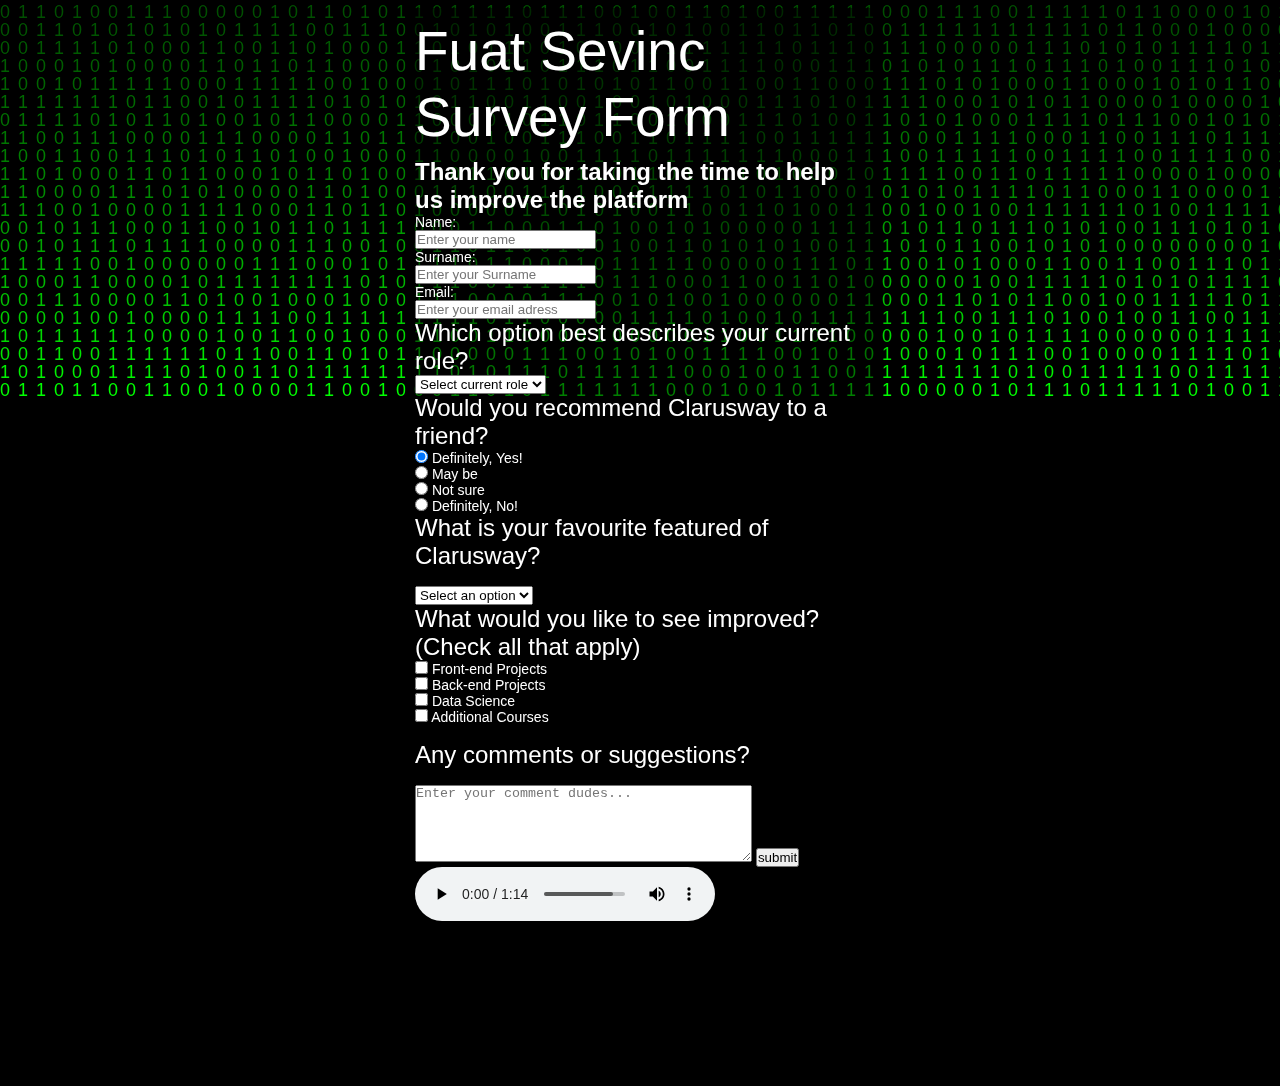
<file: cw-survey-form/index.html>
<!DOCTYPE html>
<html lang="en">
<head>
    <meta charset="UTF-8">
    <meta http-equiv="X-UA-Compatible" content="IE=edge">
    <meta name="viewport" content="width=device-width, initial-scale=1.0">
    <title>Clarusway</title>
    <link rel="stylesheet" href="style.css">  
</head>

<body>
    <div id="container">
    <header>
        <h1>Fuat Sevinc Survey Form</h1>
        <h2>Thank you for taking the time to help us improve the platform</h2>
    </header>
    <form id="survery-form">
        <div class="form-group">
        <label for="neme">Name:</label>
        <br>
        <input type="text" id="name" placeholder="Enter your name">
        <br>
        <label for="surname">Surname:</label>
        <br>
        <input type="text" id="surname" placeholder="Enter your Surname">
        <br>
        <label for="email">Email:</label>
        <br>
        <input type="email" id="email" placeholder="Enter your email adress">
        <br>
        <p>Which option best describes your current role?</p>
        <select name="dropdown" id="selection">
            <option disabled selected value>Select current role</option>
            <option value="school">Student</option>
            <option value="school">Teacher</option>
            <option value="job">Full Time Job</option>
            <option value="job">Part Time Job</option>
            <option value="learner">Full Time Learner</option>
            <option value="preferno">Prefer not to say</option>
        </select>
        <br>
        <p>Would you recommend Clarusway to a friend?</p>
        <input type="radio" name="recommend" id="input-radio" checked>
        <label for="input-radio">Definitely, Yes!</label>
        <br>
        <input type="radio" name="recommend" id="input-radio" >
        <label for="input-radio">May be</label>
        <br>
        <input type="radio" name="recommend" id="input-radio" >
        <label for="input-radio">Not sure</label>
        <br>
        <input type="radio" name="recommend" id="input-radio" >
        <label for="input-radio">Definitely, No!</label>
        <br>
        <p>What is your favourite featured of Clarusway?</p>
        <br>
        <select name="favoruite" id="favourite">
            <option disabled selected value>Select an option</option>
            <option value="courses">Courses</option>
            <option value="projects">Projects</option>
            <option value="community">Community</option>
            <option value="mentors">Mentors</option>
        </select>
        <p>What would you like to see improved? (Check all that apply)</p>
        <input type="checkbox" name="prefer" id="improvement">
        <label for="improvement">Front-end Projects</label>
        <br>
        <input type="checkbox" name="prefer" id="improvement">
        <label for="improvment">Back-end Projects</label>
        <br>
        <input type="checkbox" name="prefer" id="improvement">
        <label for="improvment">Data Science</label>
        <br>
        <input type="checkbox" name="prefer" id="improvement">
        <label for="improvment">Additional Courses</label>
        <br><br>
        <p>Any comments or suggestions?</p>
        <br>
        <textarea name="suggestions" id="comment" cols="40" rows="5" placeholder="Enter your comment dudes..."></textarea>
        <input type="button" value="submit">
    </div>
    </form>
    <canvas id="c"></canvas> 
    <script> 
        var c = document.getElementById("c"); 
        var ctx = c.getContext("2d"); 
         
        //making the canvas full screen 
        c.height = window.innerHeight; 
        c.width = window.innerWidth; 
         
        //chinese characters - taken from the unicode charset 
        var chinese = "101010111001010111110101010100100101010111100001001010"; 
        //converting the string into an array of single characters 
        chinese = chinese.split(""); 
         
        var font_size = 18; 
        var columns = c.width/font_size; //number of columns for the rain 
        //an array of drops - one per column 
        var drops = []; 
        //x below is the x coordinate 
        //1 = y co-ordinate of the drop(same for every drop initially) 
        for(var x = 0; x < columns; x++) 
            drops[x] = 1;  
         
        //drawing the characters 
        function draw() 
        { 
            //Black BG for the canvas 
            //translucent BG to show trail 
            ctx.fillStyle = "rgba(0, 0, 0, 0.05)"; 
            ctx.fillRect(0, 0, c.width, c.height); 
             
            ctx.fillStyle = "#0F0"; //green text 
            ctx.font = font_size + "px arial"; 
            //looping over drops 
            for(var i = 0; i < drops.length; i++) 
            { 
                //a random chinese character to print 
                var text = chinese[Math.floor(Math.random()*chinese.length)]; 
                //x = i*font_size, y = value of drops[i]*font_size 
                ctx.fillText(text, i*font_size, drops[i]*font_size); 
                 
                //sending the drop back to the top randomly after it has crossed the screen 
                //adding a randomness to the reset to make the drops scattered on the Y axis 
                if(drops[i]*font_size > c.height && Math.random() > 0.975) 
                    drops[i] = 0; 
                 
                //incrementing Y coordinate 
                drops[i]++; 
            } 
        } 
         
        setInterval(draw, 33); 
        </script>
      <audio src="deneme.mp3" controls autoplay></audio>
        </audio>
    <br><br><br><br><br><br><br><br><br><br>
    </div>
</body>
</html>
</file>
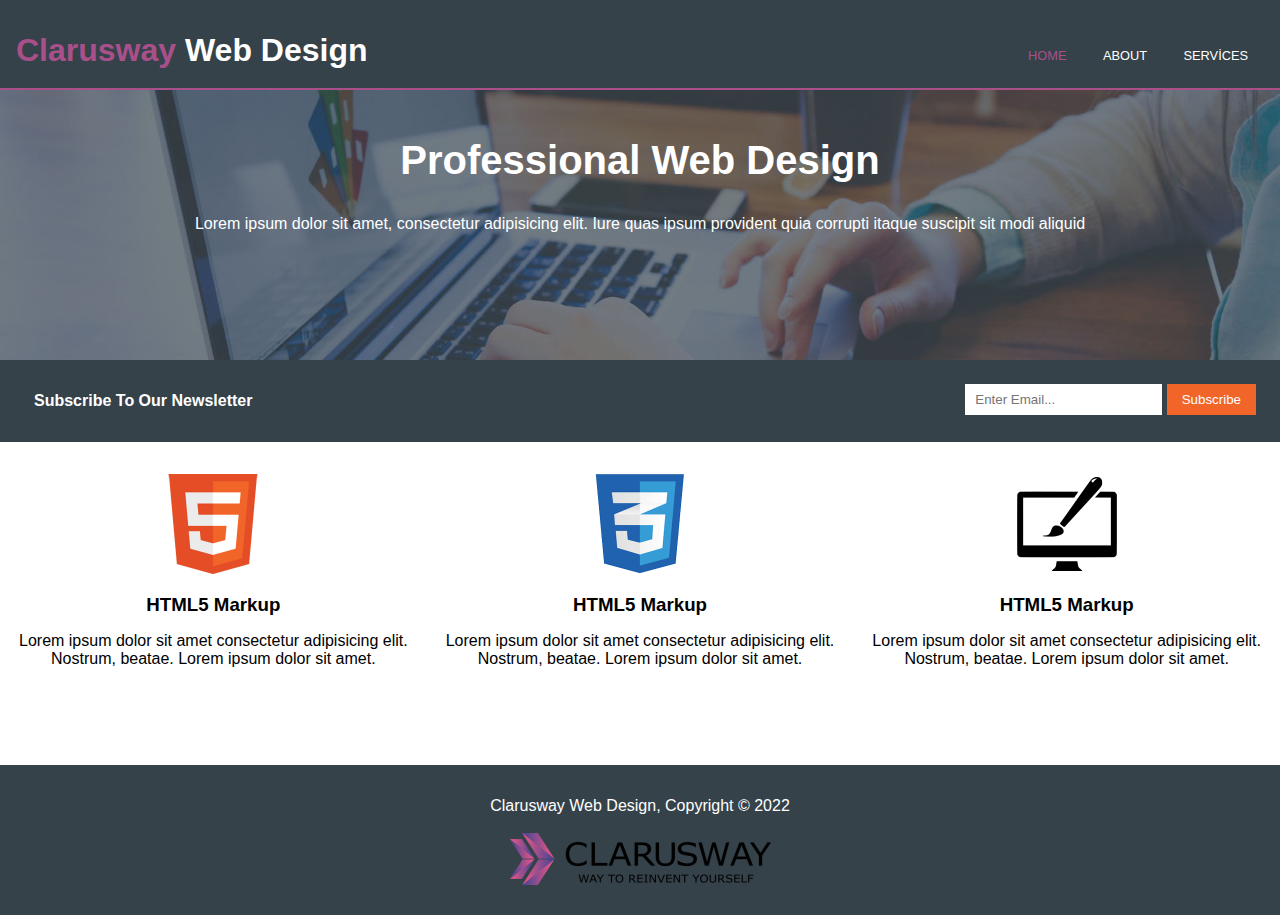
<file: cw-website-template/index.html>
<!DOCTYPE html>
<html lang="en">
  <head>
    <meta charset="UTF-8" />
    <meta http-equiv="X-UA-Compatible" content="IE=edge" />
    <meta name="viewport" content="width=device-width, initial-scale=1.0" />
    <title>Clarusway Web Template</title>
    <link rel="stylesheet" href="style.css" />
  </head>
  <body>
    <header  class="dark">
      <h1><span class="purple">Clarusway </span> Web Design</h1>
      <nav>
        <a href="./index.html" class="nav__links purple">HOME</a>
        <a href="./about.html" class="nav__links">ABOUT</a>
        <a href="./services.html" class="nav__links">SERVİCES</a>
      </nav>
    </header>
    <main>
      <section class="section-top">
        <h2>Professional Web Design</h2>
        <p class="section-top__p">
          Lorem ipsum dolor sit amet, consectetur adipisicing elit. Iure quas
          ipsum provident quia corrupti itaque suscipit sit modi aliquid
          
        </p>
      </section>
      <section class="section-subscribe dark">
        <span>Subscribe To Our Newsletter</span>
        <form action="">
          <input type="email" name="" id="" placeholder="Enter Email..." />
          <button type="submit">Subscribe</button>
        </form>
      </section>
      <section class="section-bottom">
        <div class="section-bottom__works"><img src="./assets/logo_html.png" alt=""><br>
        <h3>HTML5 Markup</h3>
        <p>Lorem ipsum dolor sit amet consectetur adipisicing elit. Nostrum, beatae. Lorem ipsum dolor sit amet.</p>
        </div>
        <div class="section-bottom__works"><img src="./assets/logo_css.png" alt=""><br>
            <h3>HTML5 Markup</h3>
            <p>Lorem ipsum dolor sit amet consectetur adipisicing elit. Nostrum, beatae. Lorem ipsum dolor sit amet.</p>
        </div>
        <div class="section-bottom__works"><img src="./assets/logo_brush.png" alt=""><br>
            <h3>HTML5 Markup</h3>
            <p>Lorem ipsum dolor sit amet consectetur adipisicing elit. Nostrum, beatae. Lorem ipsum dolor sit amet.</p>
        </div>
      </section>
    </main>
    <footer class="dark">
        <p>Clarusway Web Design, Copyright © 2022</p>
        <br>
        <img src="./assets/clarusway_logo.png" alt="">
    </footer>
  </body>
</html>
</file>
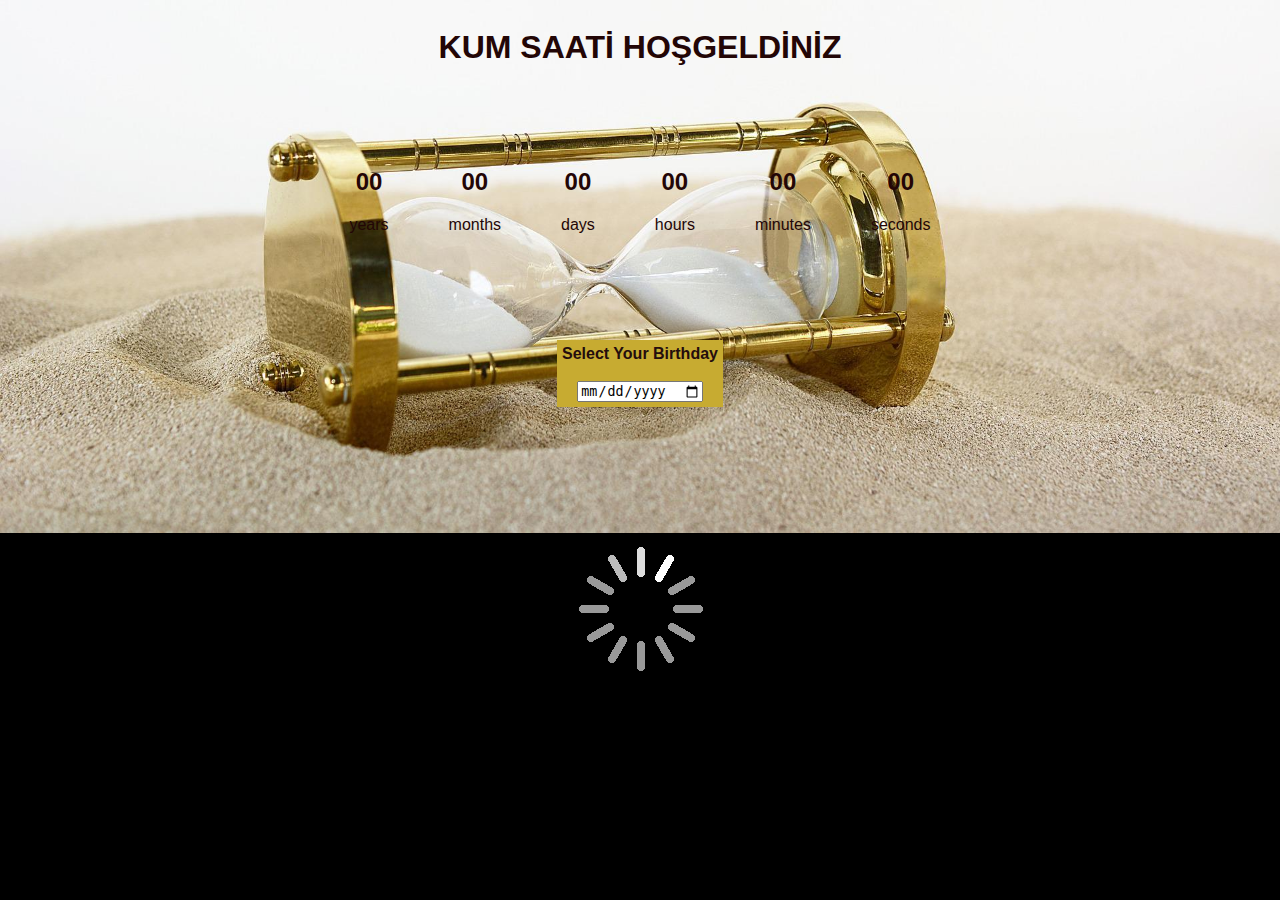
<file: falci-age-calculator/index.html>
<!DOCTYPE html>
<html lang="en">
<head>
    <meta charset="UTF-8">
    <meta http-equiv="X-UA-Compatible" content="IE=edge">
    <meta name="viewport" content="width=device-width, initial-scale=1.0">
    <title>Funny Age Calculator</title>
    <link rel="stylesheet" href="./style.css">
</head>
<body>
    <header class="header">
        <h1>KUM SAATİ HOŞGELDİNİZ</h1>
    </header>
    <div class="container-age" id="container-age">
        <div class="year" id="year">
            <h2>00</h2>
            <p>years</p>
        </div>
        <div class="month" id="month">
            <h2>00</h2>
            <p>months</p>
        </div>
        <div class="day" id="day">
            <h2>00</h2>
            <p>days</p>
        </div>
        <div class="hour" id="hour">
            <h2>00</h2>
            <p>hours</p>
        </div>
        <div class="minute" id="minute">
            <h2>00</h2>
            <p>minutes</p>
        </div>
        <div class="second" id="second">
            <h2>00</h2>
            <p>seconds</p>
        </div>
    </div>
    <div class="container-date" id="container-date">
        <label for="">Select Your Birthday</label><br><br>
        <input type="date" name="date" id="date">
    </div>
    <div id="sonuc"></div>
    <div class="loading"><img id="image" src="./spinner.gif" alt="" /></div>
    <script src="./App.js"></script>

</body>
</html>
</file>
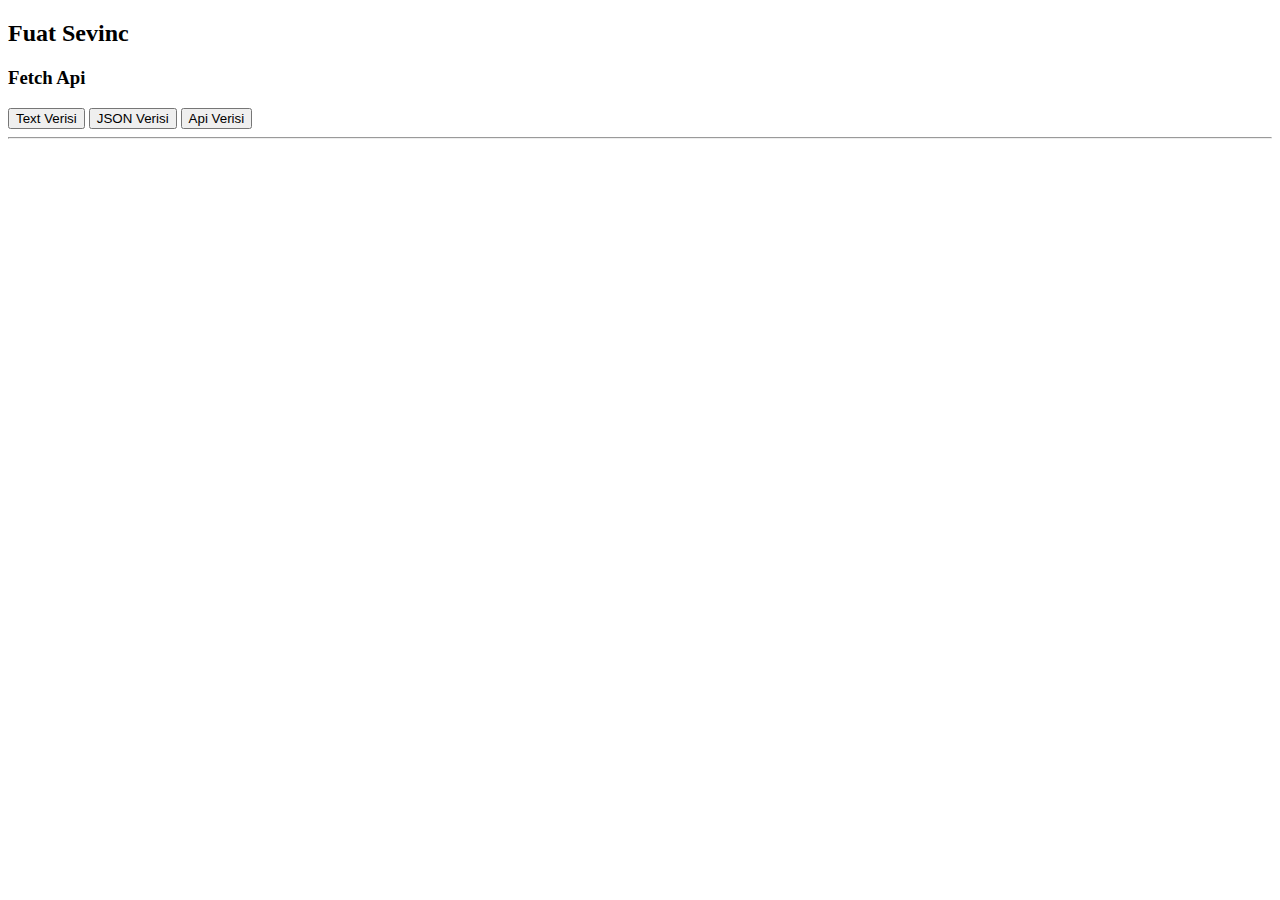
<file: FetchApi/index.html>
<!DOCTYPE html>
<html lang="en">

<head>
    <meta charset="UTF-8">
    <meta http-equiv="X-UA-Compatible" content="IE=edge">
    <meta name="viewport" content="width=device-width, initial-scale=1.0">
   
    <link href="https://cdn.jsdelivr.net/npm/bootstrap@5.1.3/dist/css/bootstrap.min.css" rel="stylesheet" integrity="sha384-1BmE4kWBq78iYhFldvKuhfTAU6auU8tT94WrHftjDbrCEXSU1oBoqyl2QvZ6jIW3" crossorigin="anonymous">

    <title>FUAT SEVINC</title>
</head>
<body>
    <div class="container">
        <h2>Fuat Sevinc</h2>
        <h3>Fetch Api</h3>


        <button id="button1" class="btn btn-danger">Text Verisi</button>
        <button id="button2" class="btn btn-primary">JSON Verisi</button>
        <button id="button3" class="btn btn-success">Api Verisi</button>

        <hr>

        <div id="output"></div>

    </div>

    <script src="app.js"></script>
</body>
</html>
</file>
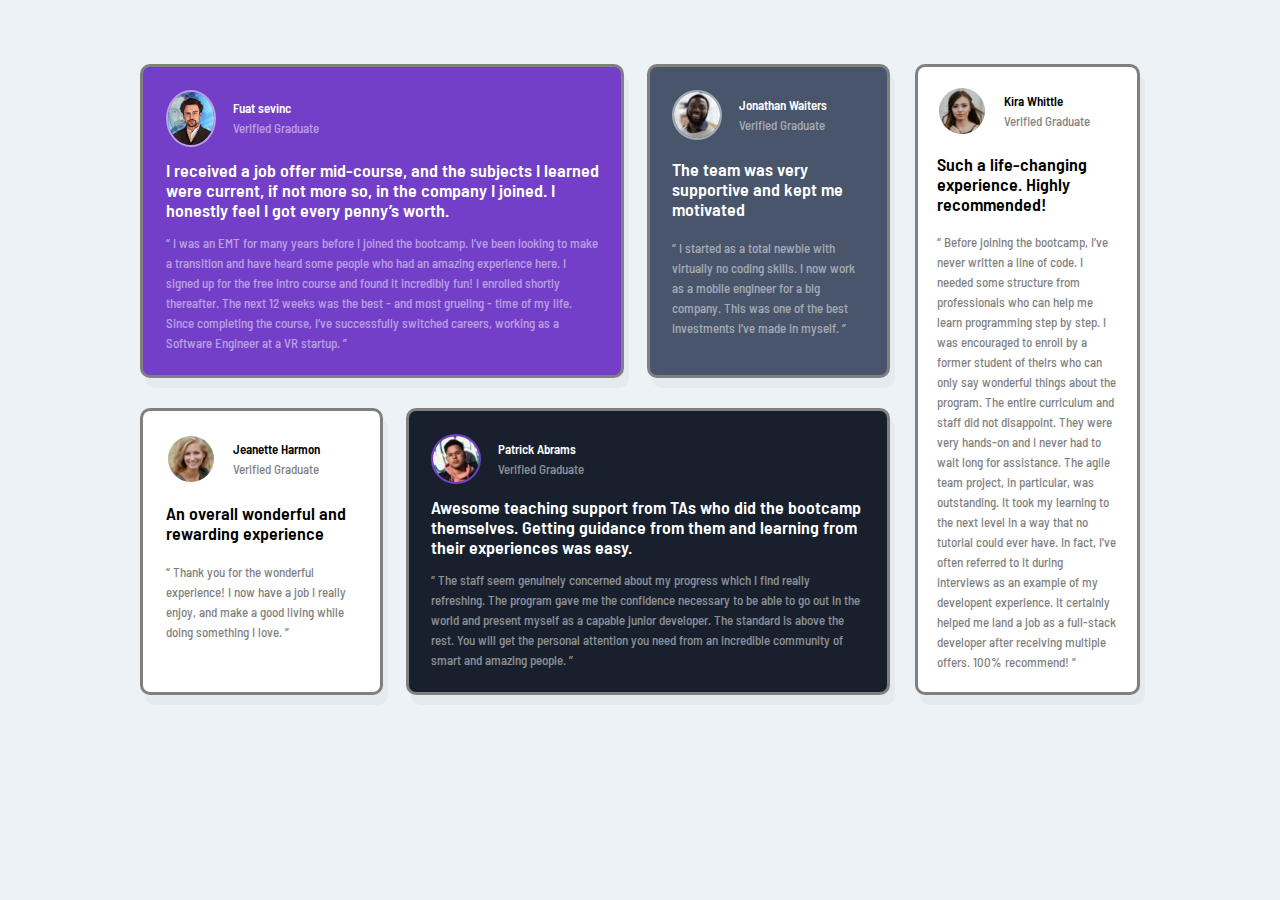
<file: flexbox-test/index.html>
<!DOCTYPE html>
<html lang="en">

<head>
    <meta charset="UTF-8">
    <meta http-equiv="X-UA-Compatible" content="IE=edge">
    <meta name="viewport" content="width=device-width, initial-scale=1.0">
    <link rel="stylesheet" href="styles.css">
    <link rel="preconnect" href="https://fonts.googleapis.com">
    <link rel="preconnect" href="https://fonts.gstatic.com" crossorigin>
    <link rel="preconnect" href="https://fonts.googleapis.com">
    <link rel="preconnect" href="https://fonts.gstatic.com" crossorigin>
    <link href="https://fonts.googleapis.com/css2?family=Barlow+Semi+Condensed:wght@500;600&display=swap" rel="stylesheet">
    <title>Testimonial-Page</title>

</head>

<body>

    <main class="main">
        <div class="main__left">
            <div class="main__left--row1">
                <div class="main__left__row1--card1 card big-card">
                    <div class="personal-info">
                        <img src="images/Ekran Resmi 2022-06-25 11.32.27.png" alt="Daniel Clifford" class="profile-photo">
                        <div>
                            <h4>Fuat sevinc</h4>
                            <p>Verified Graduate</p>
                        </div>
                    </div>
                    <h3>I received a job offer mid-course, and the subjects I learned were current, if not more so, in the company I joined. I honestly feel I got every penny’s worth.</h3>
                    <p>“ I was an EMT for many years before I joined the bootcamp. I’ve been looking to make a transition and have heard some people who had an amazing experience here. I signed up for the free intro course and found it incredibly fun! I
                        enrolled shortly thereafter. The next 12 weeks was the best - and most grueling - time of my life. Since completing the course, I’ve successfully switched careers, working as a Software Engineer at a VR startup. ”</p>
                </div>
                <div class="main__left__row1--card2 card small-card">
                    <div class="personal-info">
                        <img src="images/image-jonathan.jpg" alt="Jonathan Waiters" class="profile-photo">
                        <div>
                            <h4>Jonathan Waiters</h4>
                            <p>Verified Graduate</p>
                        </div>
                    </div>
                    <h3>The team was very supportive and kept me motivated</h3>
                    <p>“ I started as a total newbie with virtually no coding skills. I now work as a mobile engineer for a big company. This was one of the best investments I’ve made in myself. ”</p>
                </div>
            </div>
            <div class="main__left--row2">
                <div class="main__left__row2--card1 card small-card">
                    <div class="personal-info">
                        <img src="images/image-jeanette.jpg" alt="Jeanette Harmon" class="profile-photo">
                        <div>
                            <h4>Jeanette Harmon</h4>
                            <p>Verified Graduate</p>
                        </div>
                    </div>
                    <h3>An overall wonderful and rewarding experience</h3>
                    <p>“ Thank you for the wonderful experience! I now have a job I really enjoy, and make a good living while doing something I love. ”</p>
                </div>
                <div class="main__left__row2--card2 card big-card">
                    <div class="personal-info">
                        <img src="images/image-patrick.jpg" alt="Patrick Abrams" class="profile-photo">
                        <div>
                            <h4>Patrick Abrams</h4>
                            <p>Verified Graduate</p>
                        </div>
                    </div>
                    <h3>Awesome teaching support from TAs who did the bootcamp themselves. Getting guidance from them and learning from their experiences was easy.</h3>
                    <p>“ The staff seem genuinely concerned about my progress which I find really refreshing. The program gave me the confidence necessary to be able to go out in the world and present myself as a capable junior developer. The standard is
                        above the rest. You will get the personal attention you need from an incredible community of smart and amazing people. ”</p>
                </div>
            </div>
        </div>
        <div class="main__right">
            <div class="main__right--card1 card small-card">
                <div class="personal-info">
                    <img src="images/image-kira.jpg" alt="Kira Whittle" class="profile-photo">
                    <div>
                        <h4>Kira Whittle</h4>
                        <p>Verified Graduate</p>
                    </div>
                </div>
                <h3> Such a life-changing experience. Highly recommended!</h3>
                <p>“ Before joining the bootcamp, I’ve never written a line of code. I needed some structure from professionals who can help me learn programming step by step. I was encouraged to enroll by a former student of theirs who can only say wonderful
                    things about the program. The entire curriculum and staff did not disappoint. They were very hands-on and I never had to wait long for assistance. The agile team project, in particular, was outstanding. It took my learning to the next
                    level in a way that no tutorial could ever have. In fact, I’ve often referred to it during interviews as an example of my developent experience. It certainly helped me land a job as a full-stack developer after receiving multiple offers.
                    100% recommend! ”</p>
            </div>
        </div>
    </main>

</body>

</html>
</file>
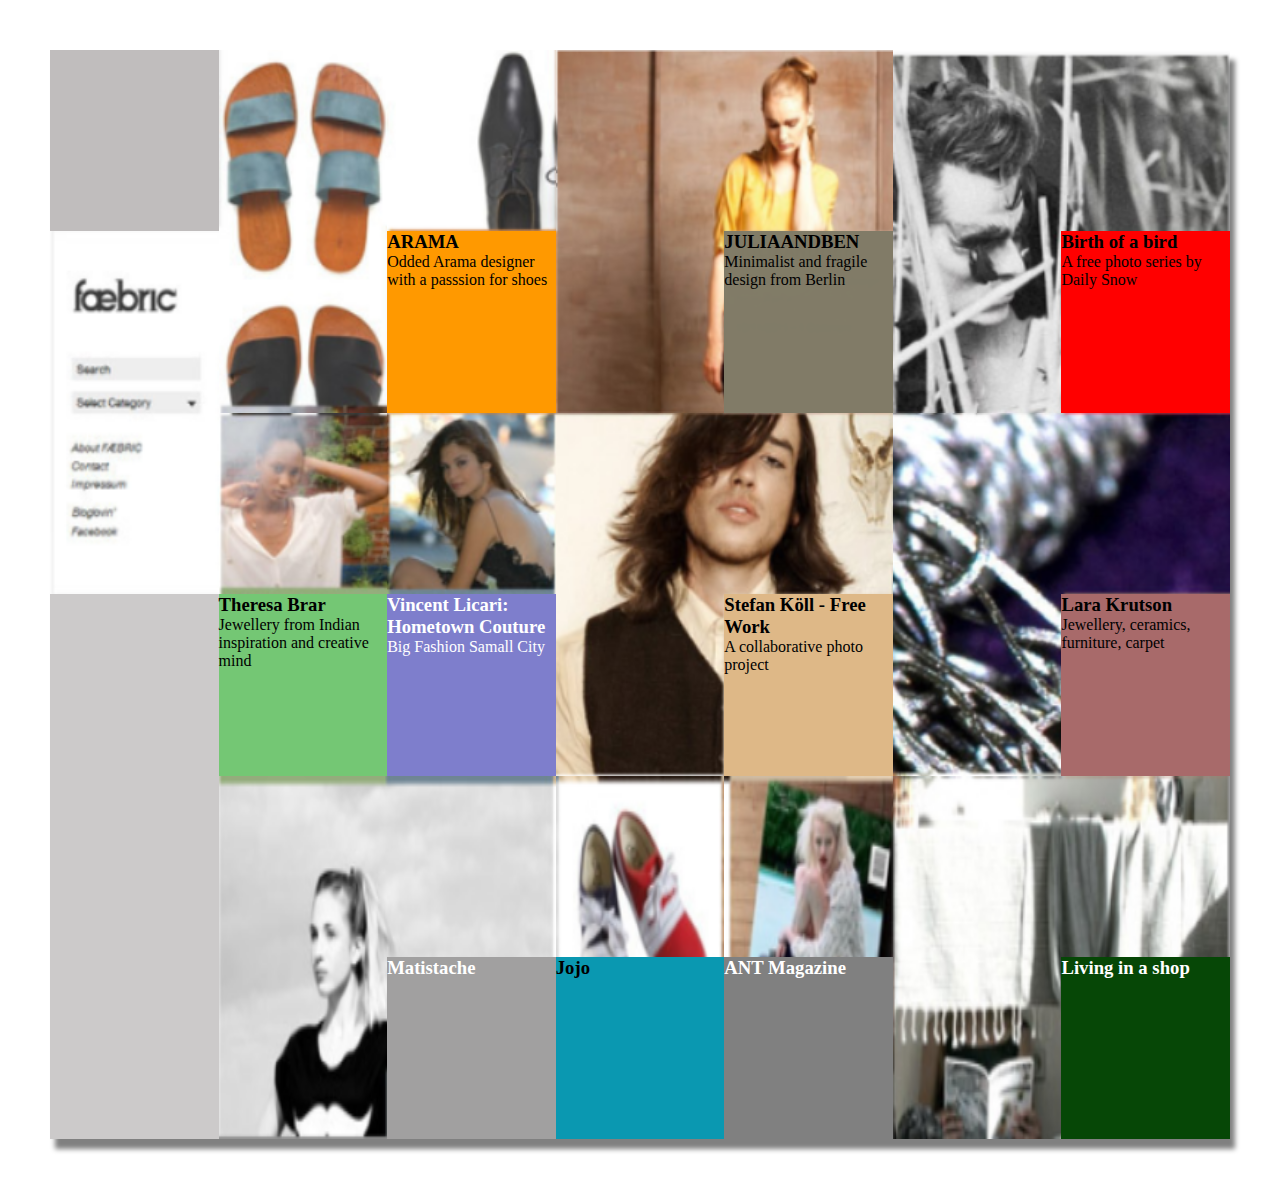
<file: grid-layouts/index.html>
<!DOCTYPE html>
<html lang="en">
<head>
    <meta charset="UTF-8">
    <meta http-equiv="X-UA-Compatible" content="IE=edge">
    <meta name="viewport" content="width=device-width, initial-scale=1.0">
    <title>Fuat Sevinc</title>
    <link rel="stylesheet" href="layout.css">
</head>
<body>
    <div class="container">
        <div class="content content1"></div>
        <div class="content content2">
            <img src="./images/2.PNG" alt="terlik" style="width: 100%; height: 100%;">
        </div>
        <div class="content content3">
            <img src="./images/Ekran Alıntısı.PNG" alt="" style="width: 100%; height: 100%;">
        </div>
        <div class="content content4">
        <h3>ARAMA</h3>
        <p>Odded Arama designer with a passsion for shoes</p>
        </div>
        <div class="content content5">
            <img src="./images/3.PNG" alt="" style="width: 100%; height: 100%;">
        </div>
        <div class="content content6">
            <h3>JULIAANDBEN</h3>
            <p>Minimalist and fragile design from Berlin</p>
        </div>
        <div class="content content7">
            <img src="./images/4.PNG" alt="" style="width: 100%; height: 100%;">
        </div>
        <div class="content content8">
            <h3>Birth of a bird</h3>
            <p>A free photo series by Daily Snow</p>
        </div>
        <div class="content content9">
            <img src="./images/fabric.PNG" alt="fabric" style="width: 100%; height: 100%;">
        </div>
        <div class="content content10">
            <img src="./images/karakız.PNG" alt="karakız" style="width: 100%; height: 100%;">
        </div>
        <div class="content content11">
            <img src="./images/manken.PNG" alt="manken" style="width: 100%; height: 100%;">
        </div>
        <div class="content content12">
            <img src="./images/uzunsaçlıherif.PNG" alt="uzunsac" style="width: 100%; height: 100%;">
        </div>
        <div class="content content13">
            <img src="./images/demir.PNG" alt="demir" style="width: 100%; height: 100%;">
        </div>
        <div class="content content14"></div>
        <div class="content content15">
            <h3>Theresa Brar</h3>
            <p>Jewellery from Indian inspiration and creative mind</p>
        </div>
        <div class="content content16">
            <h3>Vincent Licari: Hometown Couture</h3>
            <p>Big Fashion Samall City</p>
        </div>
        <div class="content content17">
            <h3>Stefan Köll - Free Work</h3>
            <p>A collaborative photo project</p>
        </div>
        <div class="content content18">
            <h3>Lara Krutson</h3>
            <p>Jewellery, ceramics, furniture, carpet</p>
           
        </div>
        <div class="content content19">
            <img src="./images/siyahbeyazkadın.PNG" alt="siyahbeyaz" style="width: 100%; height: 100%;">
        </div>
        <div class="content content20">
            <img src="./images/ayakkabı.PNG" alt="ayakkabi" style="width: 100%; height: 100%;">
        </div>
        <div class="content content21">
            <img src="./images/ant.PNG" alt="ant" style="width: 100%; height: 100%;">
        </div>
        <div class="content content22">
            <img src="./images/havlu.PNG" alt="havlu" style="width: 100%;" height="100%">
        </div>

        <div class="content content23">
            <h3>Matistache</h3>
        </div>
        <div class="content content24">
            <h3>Jojo</h3>
        </div>
        <div class="content content25">
            <h3>ANT Magazine</h3>
        </div>
         <div class="content content26">
        <h3>Living in a shop</h3>
        </div>
    </div>
    </div>
</body>
</html>
</file>
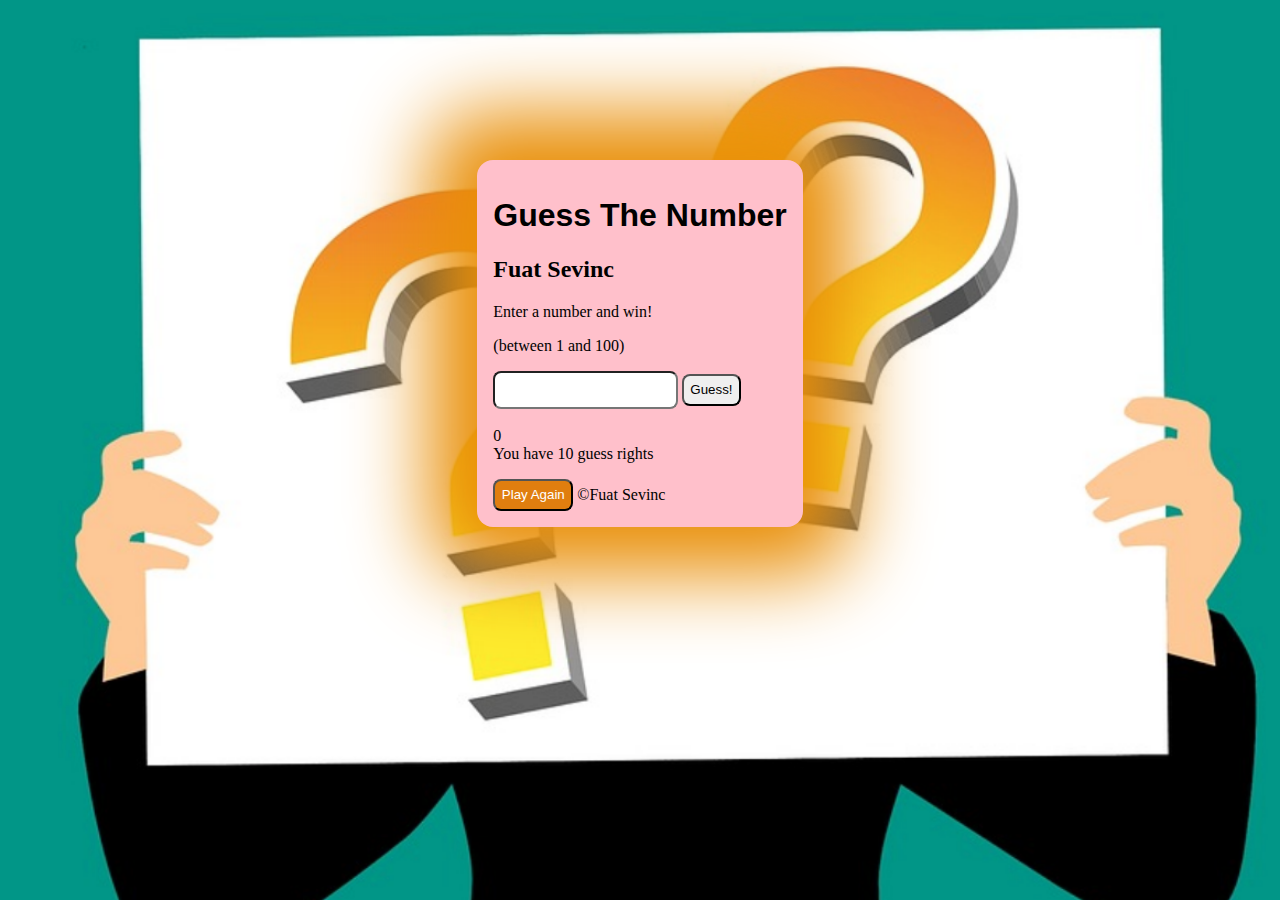
<file: Guess-Number/index.html>
<!DOCTYPE html>
<html lang="en">
<head>
    <meta charset="UTF-8">
    <meta http-equiv="X-UA-Compatible" content="IE=edge">
    <meta name="viewport" content="width=device-width, initial-scale=1.0">
    <title>Guess Number</title>
    <link rel="stylesheet" href="style.css">
</head>
<body>
    <div class="container">
        <header>
            <h1>Guess The Number</h1>
            <h2>Fuat Sevinc</h2>
        </header>
        <div class="main">
            <p>Enter a number and win!</p>
            <p>(between 1 and 100)</p>
            <input type="number" id="inputNumber">
            <input type="button" value="Guess!" id="button">
        </div>
        <div class="footer">
            <br>
            <span id="tahminsayisi">0</span>
            <br>
            <span id="sonuc">You have 10 guess rights</span>
            <br>
            <button onclick="window.location.reload(false)">Play Again</button>
            <span>©Fuat Sevinc</span>
        </div>
    </div>
    <script src="./app.js"></script>
</body>
</html>
</file>
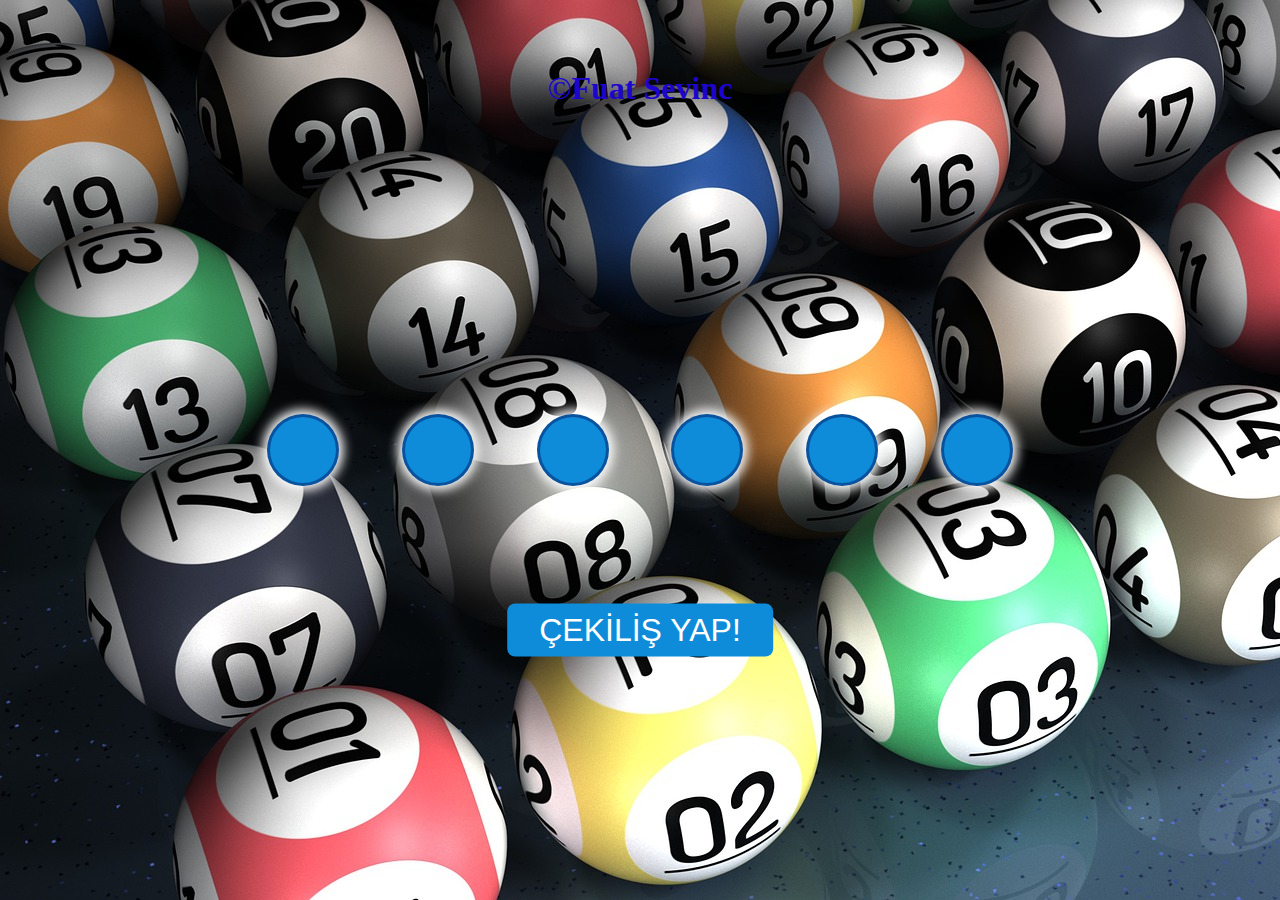
<file: Lottary-Game/index.html>
<!DOCTYPE html>
<html lang="en">
<head>
    <meta charset="UTF-8">
    <meta http-equiv="X-UA-Compatible" content="IE=edge">
    <meta name="viewport" content="width=device-width, initial-scale=1.0">
    <title>Sayısal Loto</title>
    <link rel="stylesheet" href="./style.css">
</head>
<body>
    <header>
        <h1><span>©Fuat Sevinc</span></h1>
    </header>
        <div class="buttons">
            <div class="button"></div>
            <div class="button"></div>
            <div class="button"></div>
            <div class="button"></div>
            <div class="button"></div>
            <div class="button"></div>
        </div>
        <div class="lottary">ÇEKİLİŞ YAP!</div>
    
    <script src="./App.js"></script>
</body>
</html>
</file>
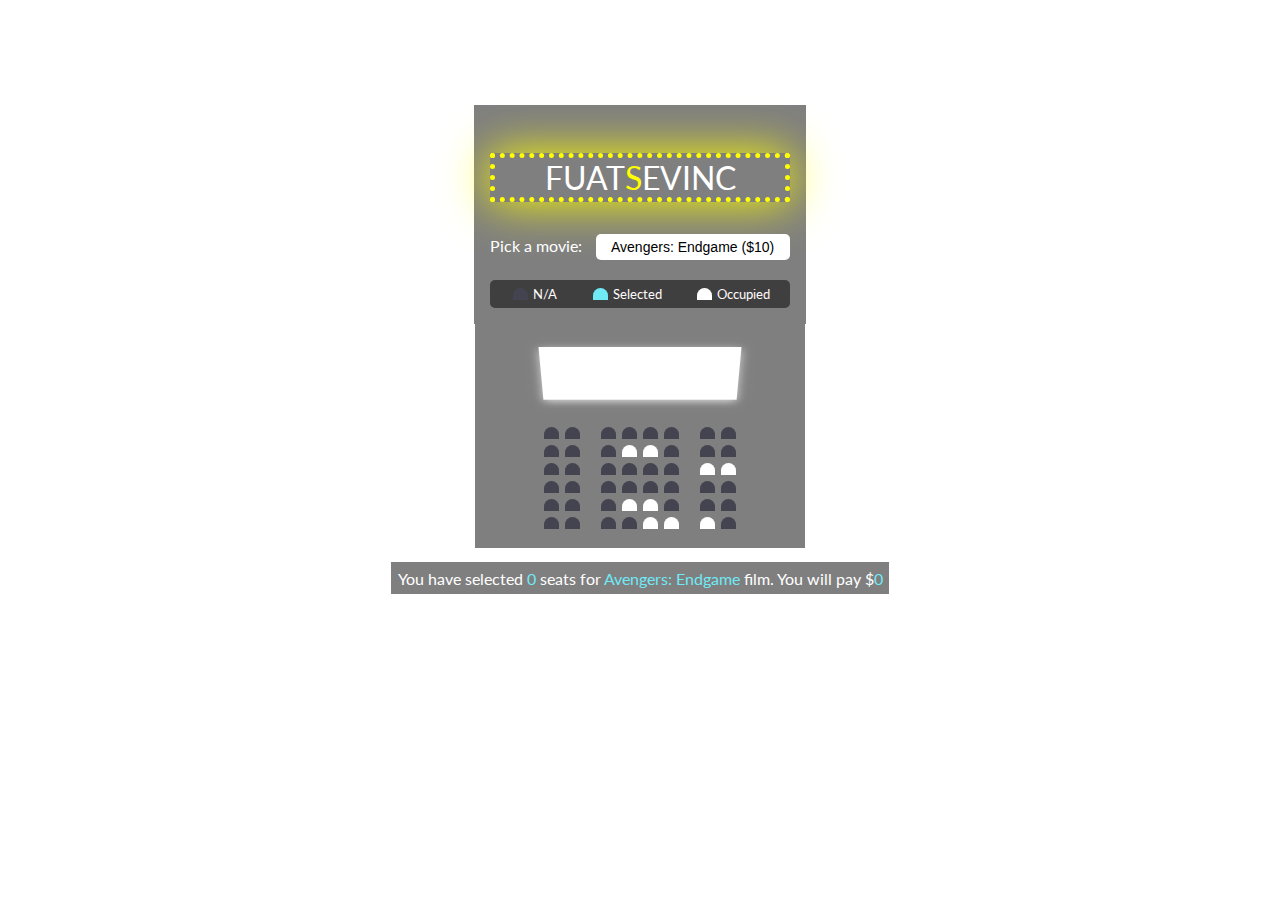
<file: Movie-Seat-App/index.html>
<!DOCTYPE html>
<html lang="en">
  <head>
    <meta charset="UTF-8" />
    <meta name="viewport" content="width=device-width, initial-scale=1.0" />
    <meta http-equiv="X-UA-Compatible" content="ie=edge" />
    <link rel="stylesheet" href="css/style.css" />
    <link rel="shortcut icon" href="https://icons-for-free.com/iconfiles/png/512/movie+video+icon-1320087274946223173.png" type="image/cinema-icon">
    <title>Fuat Sevinc</title>
  </head>
  <body>
    <div class="main">
    <div class="movie-container">
      <p id="top">FUAT<span id="topa">S</span>EVINC</p>
      <label>Pick a movie:</label>
      <select id="movie">
        <option value="10">Avengers: Endgame ($10)</option>
        <option value="12">Joker ($12)</option>
        <option value="8">Toy Story 4 ($8)</option>
        <option value="9">The Lion King ($9)</option>
      </select>
    </div>
    <ul class="showcase">
      <li>
        <div class="seat"></div>
        <small>N/A</small>
      </li>
      <li>
        <div class="seat selected"></div>
        <small>Selected</small>
      </li>
      <li>
        <div class="seat occupied"></div>
        <small>Occupied</small>
      </li>
    </ul>
    </div>
    <div class="container">
      <div class="screen"></div>

      <div class="row">
        <div class="seat"></div>
        <div class="seat"></div>
        <div class="seat"></div>
        <div class="seat"></div>
        <div class="seat"></div>
        <div class="seat"></div>
        <div class="seat"></div>
        <div class="seat"></div>
      </div>
      <div class="row">
        <div class="seat"></div>
        <div class="seat"></div>
        <div class="seat"></div>
        <div class="seat occupied"></div>
        <div class="seat occupied"></div>
        <div class="seat"></div>
        <div class="seat"></div>
        <div class="seat"></div>
      </div>
      <div class="row">
        <div class="seat"></div>
        <div class="seat"></div>
        <div class="seat"></div>
        <div class="seat"></div>
        <div class="seat"></div>
        <div class="seat"></div>
        <div class="seat occupied"></div>
        <div class="seat occupied"></div>
      </div>
      <div class="row">
        <div class="seat"></div>
        <div class="seat"></div>
        <div class="seat"></div>
        <div class="seat"></div>
        <div class="seat"></div>
        <div class="seat"></div>
        <div class="seat"></div>
        <div class="seat"></div>
      </div>
      <div class="row">
        <div class="seat"></div>
        <div class="seat"></div>
        <div class="seat"></div>
        <div class="seat occupied"></div>
        <div class="seat occupied"></div>
        <div class="seat"></div>
        <div class="seat"></div>
        <div class="seat"></div>
      </div>
      <div class="row">
        <div class="seat"></div>
        <div class="seat"></div>
        <div class="seat"></div>
        <div class="seat"></div>
        <div class="seat occupied"></div>
        <div class="seat occupied"></div>
        <div class="seat occupied"></div>
        <div class="seat"></div>
      </div>
    </div>
    <p class="text">
      You have selected <span id="count">0</span> seats for <span id="film">...</span> film. You will pay $<span
        id="total"
        >0</span
      >
    </p>
    <div class="trailer"></div>
  
    <script src="script.js"></script>
  </body>
  
</html>
</file>
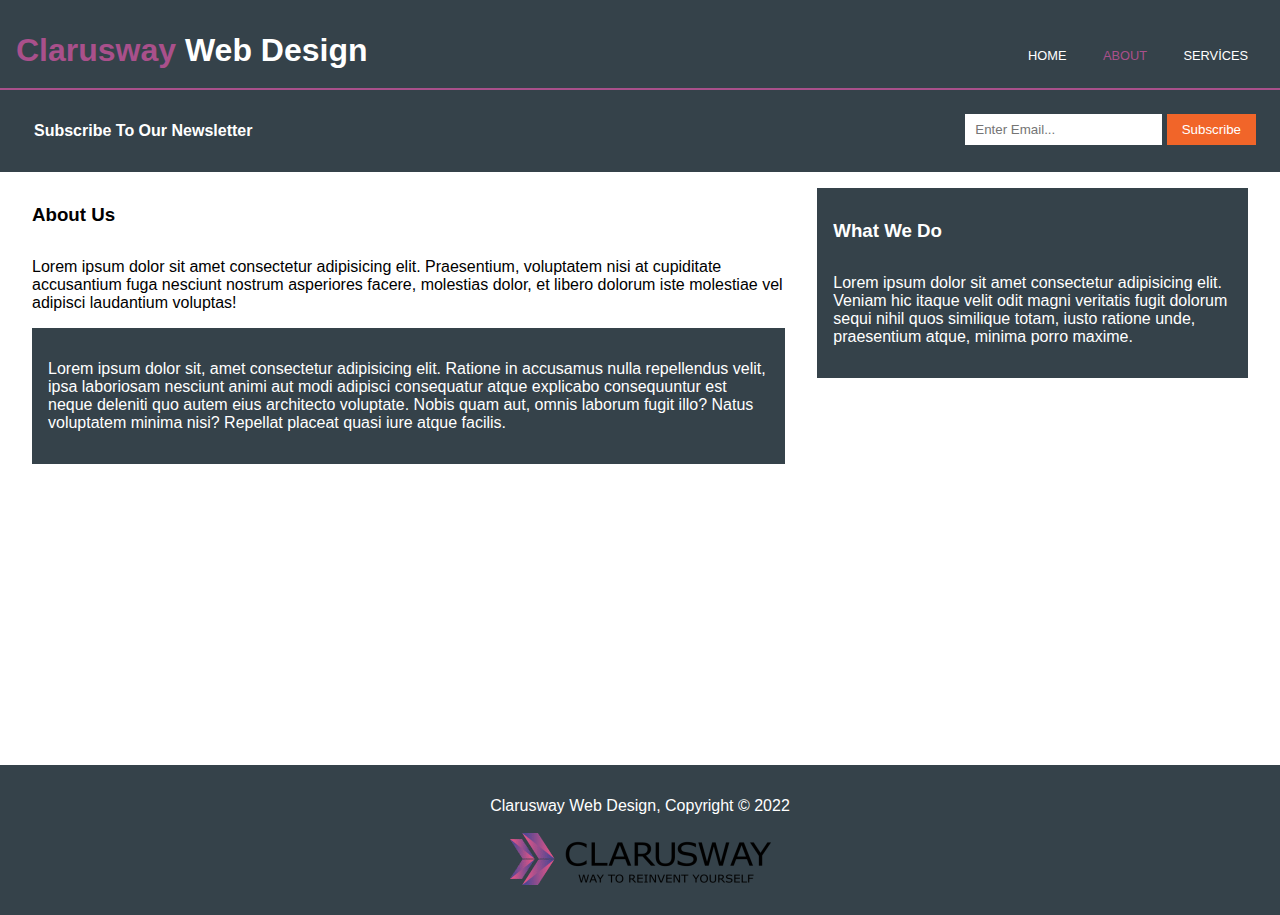
<file: cw-website-template/about.html>
<!DOCTYPE html>
<html lang="en">
  <head>
    <meta charset="UTF-8" />
    <meta http-equiv="X-UA-Compatible" content="IE=edge" />
    <meta name="viewport" content="width=device-width, initial-scale=1.0" />
    <title>About</title>
    <link rel="stylesheet" href="style.css" />
  </head>
  <body>
    <header  class="dark">
      <h1><span class="purple">Clarusway </span> Web Design</h1>
      <nav>
        <a href="./index.html" class="nav__links">HOME</a>
        <a href="./about.html" class="nav__links purple">ABOUT</a>
        <a href="./services.html" class="nav__links">SERVİCES</a>
      </nav>
    </header>
    <main>
      <section class="section-subscribe dark">
        <span>Subscribe To Our Newsletter</span>
        <form action="">
          <input type="email" name="" id="" placeholder="Enter Email..." />
          <button type="submit">Subscribe</button>
        </form>
      </section>
      <section class="section-middle light">
        <div class="left">
          <h3>About Us</h3>
          <p>
            Lorem ipsum dolor sit amet consectetur adipisicing elit.
            Praesentium, voluptatem nisi at cupiditate accusantium fuga nesciunt
            nostrum asperiores facere, molestias dolor, et libero dolorum iste
            molestiae vel adipisci laudantium voluptas!
          </p><div class="about--inner dark"><p class="section-about__p">
            Lorem ipsum dolor sit, amet consectetur adipisicing elit. Ratione in
            accusamus nulla repellendus velit, ipsa laboriosam nesciunt animi
            aut modi adipisci consequatur atque explicabo consequuntur est neque
            deleniti quo autem eius architecto voluptate. Nobis quam aut, omnis
            laborum fugit illo? Natus voluptatem minima nisi? Repellat placeat
            quasi iure atque facilis.
          </p></div>
          
        </div>
        <div class="right">
          <div class="about--inner dark"><h3>What We Do</h3>
          <p class="section-about__p">
            Lorem ipsum dolor sit amet consectetur adipisicing elit. Veniam hic
            itaque velit odit magni veritatis fugit dolorum sequi nihil quos
            similique totam, iusto ratione unde, praesentium atque, minima porro
            maxime.
          </p></div>  
        </div>
      </section>
    </main>
    <footer class="dark">
        <p>Clarusway Web Design, Copyright © 2022</p>
        <br>
        <img src="./assets/clarusway_logo.png" alt="">
    </footer>
  </body>
</html>
</file>
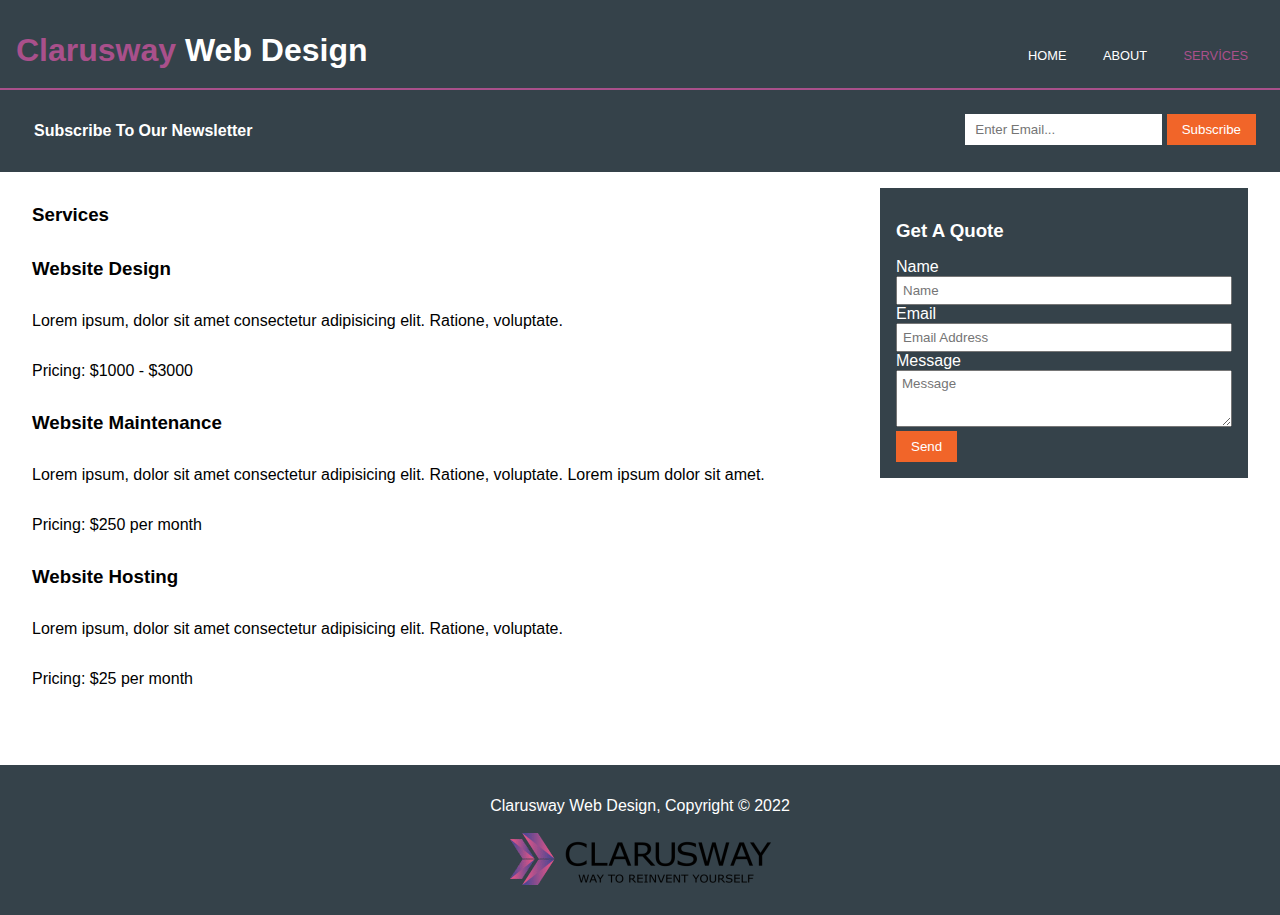
<file: cw-website-template/services.html>
<!DOCTYPE html>
<html lang="en">
  <head>
    <meta charset="UTF-8" />
    <meta http-equiv="X-UA-Compatible" content="IE=edge" />
    <meta name="viewport" content="width=device-width, initial-scale=1.0" />
    <title>About</title>
    <link rel="stylesheet" href="style.css" />
  </head>
  <body>
    <header class="dark">
      <h1><span class="purple">Clarusway </span> Web Design</h1>
      <nav>
        <a href="./index.html" class="nav__links">HOME</a>
        <a href="./about.html" class="nav__links ">ABOUT</a>
        <a href="./services.html" class="nav__links purple">SERVİCES</a>
      </nav>
    </header>
    <main>
      <section class="section-subscribe dark">
        <span>Subscribe To Our Newsletter</span>
        <form action="">
          <input type="email" name="" id="" placeholder="Enter Email..." />
          <button type="submit">Subscribe</button>
        </form>
      </section>
      <section class="section-middle light">
        <div class="left">
          <h3>Services</h3>
          <div class="section-about__left--opt">
            <h3>Website Design</h3>
            <p>
              Lorem ipsum, dolor sit amet consectetur adipisicing elit. Ratione, voluptate.
            </p>
            <p>Pricing: $1000 - $3000</p>
          </div>
          <div class="section-about__left--opt">
            <h3>Website Maintenance</h3>
            <p>
              Lorem ipsum, dolor sit amet consectetur adipisicing elit. Ratione, voluptate. Lorem ipsum dolor sit amet.
            </p>
            <p>Pricing: $250 per month</p>
          </div>
          <div class="section-about__left--opt">
            <h3>Website Hosting</h3>
            <p>
              Lorem ipsum, dolor sit amet consectetur adipisicing elit. Ratione, voluptate.
            </p>
            <p>Pricing: $25 per month</p>
          </div>
          
        </div>
        <div class="right">
          <div class="about--inner dark">
            <form action="" method="get">
                <h3>Get A Quote</h3>
                <label for="name">Name</label><br>
                <input type="text" id="name" placeholder="Name"><br>
                <label for="email">Email</label><br>
                <input type="text" id="name" placeholder="Email Address"><br>
                <label for="message">Message</label><br>
                <textarea name="message" id="message" cols="30" rows="3" placeholder="Message"></textarea><br>
                <button type="submit">Send</button>
            </form>
          </div>
        </div>
      </section>
    </main>
    <footer class="dark">
      <p>Clarusway Web Design, Copyright © 2022</p>
      <br>
      <img src="./assets/clarusway_logo.png" alt="" />
    </footer>
  </body>
</html>
</file>
<file: cw-survey-form/style.css>
*{
    margin: 0%;
    padding: 0%;
}

body{
    background-color: black;
    color: white;
    margin: 8px;
    font-size: 1.5rem;
    font-weight: 200;
}
canvas { 
    display: block; 
    position: fixed; 
    top: 0; 
    left: 0; 
    z-index: -1000; 
} 
#container{
    width: 450px;
    padding: 10px;
    margin: auto;
    background-color: rgba(0, 0, 0, 0.5);
    font-family: Arial, Helvetica, sans-serif;
    font-size: 14px;
}
h1{
    font-size: 55px;
    margin-top: 0;
    margin-bottom: 0.5rem;
    font-weight: 400;
    line-height: 1.2;
}

h2{
    font-size: 1.5rem;
}
p{
    font-size: 1.5rem;
}
</file>
<file: cw-website-template/style.css>
* {
    padding: 0;
    margin: 0;
    box-sizing: border-box;
    font-family: Arial, Helvetica, sans-serif;
  }
  body {
    min-height: 100vh;
    grid-template-columns: 100%;
    grid-template-rows: 10% 75% 10%;
    display: grid;
    grid-template-areas:
      "header"
      "main"
      "footer";
  }
  header {
    display: flex;
    justify-content: space-between;
    color: white;
    padding: 2rem 1rem;
    border-bottom: 2px solid #a9508b;
    grid-area: header;
  }
  .nav__links {
    display: inline-block;
    padding: 1rem;
    color: white;
    text-decoration: none;
    font-size: 0.8rem;
  }
  .purple {
    color: #a9508b;
  }
  .dark {
    color: white;
    background-color: #35424a;
  }
  .light {
    color: black;
    background-color: white;
  }
  button {
    background-color: #f16529;
    color: white;
    padding: 8px 15px;
    border: none;
  }
  /* main */
  
  .section-top {
    min-height: 40%;
    background-image: url(./assets/showcase.jpg);
    background-position: center;
    background-size: cover;
    color: white;
    text-align: center;
  }
  .section-top h2 {
    font-size: 2.5rem;
    padding: 3rem 0 1rem;
  }
  
  .section-subscribe {
    display: flex;
    justify-content: space-between;
    padding: 1.5rem;
    color: white;
  }
  .section-subscribe span,
  .section-subscribe input {
    padding: 8px 10px;
    border: none;
  }
  .section-subscribe span {
    font-weight: 700;
  }
  
  .section-middle {
    display: flex;
    padding: 1rem;
    justify-content: space-between;
  }
  .left,
  .right {
    padding: 0 1rem;
  }
  .right {
    min-width: 400px;
  }
  .section-middle h3,
  .section-middle p,
  .section-top p {
    padding: 1rem 0;
  }
  .about--inner {
    padding: 1rem;
  }
  .section-middle input,
  textarea {
    width: 100%;
    padding: 5px;
  }
  
  .section-bottom {
    background-color: white;
    display: flex;
    justify-content: space-around;
  }
  .section-bottom__works {
    text-align: center;
    padding: 2rem 1rem;
  }
  .section-bottom__works h3 {
    padding: 1rem;
  }
  .section-bottom img {
    width: 100px;
  }
  
  /* Footer */
  
  footer {
    grid-area: footer;
    text-align: center;
    padding: 2rem;
    width: 100%;
    height: 150px;
  }
  
  @media (max-width: 650px) {
    body{
      grid-template-rows: 15% 75% 10%;
    }
      header {
      display: block;
      text-align: center;
  }
  .section-middle {
      flex-direction: column;
    }
  }
</file>
<file: falci-age-calculator/style.css>
*{
    box-sizing: border-box;
}
body{
    display: flex;
    flex-direction: column;
    justify-content: center;
    align-items: center;
    text-align: center;
    background-color: black;
    background-image: url("./hourglass-ga17662bc5_1920.jpg");
    background-repeat: no-repeat;
    background-size: 100%;
    color: rgb(35, 6, 6);
    font-size: 1rem;
    font-family: 'Lucida Sans', 'Lucida Sans Regular', 'Lucida Grande', 'Lucida Sans Unicode', Geneva, Verdana, sans-serif;
}
.container-age{
display: flex;
justify-content: center;
align-content: center;
text-align: center;
margin: 30px;
}
.container-date{
    padding: 5px;
    color: rgb(36, 13, 13);
    font-weight: 900;
    background-color: rgb(199, 171, 49);
}
div{

    margin: 30px;

}

#sonuc{
    background-color: black;
}
</file>
<file: flexbox-test/styles.css>
* {
    box-sizing: border-box;
    margin: 0;
    padding: 0;
    font-size: 13px;
    line-height: 20px;
    font-family: 'Barlow Semi Condensed', sans-serif;
}

body {
    background-color: #EDF2F7;
}

h3 {
    font-weight: 600;
    font-size: large;
}

h4 {
    font-weight: 600;
}

p {
    font-weight: 500;
    opacity: 0.5;
}


/* MAIN */

.main {
    width: 1000px;
    margin: 5% auto auto;
    display: flex;
    justify-content: center;
}

.card {
    display: inline-block;
    box-shadow: 5px 10px rgba(162, 165, 170, 0.1);
    border: 3px solid grey;
    border-radius: 10px;
    padding: 3%;
}

.card:hover {
    border: 3px solid #FFCC00;
    box-shadow: 5px 10px rgba(255, 204, 0, 0.1);
}

.big-card {
    color: white;
    width: 500px;
}

.small-card {
    width: 250px;
}

.personal-info {
    display: flex;
    align-items: center;
    margin-bottom: 3%;
}

.profile-photo {
    border: 2.5px solid rgba(255, 255, 255, 0.5);
    border-radius: 100%;
    width: 50px;
    margin-right: 17px;
}

.big-card h3 {
    margin-bottom: 3%;
}

.small-card h3 {
    margin-bottom: 10%
}


/* MAIN LEFT */

.main__left {
    display: flex;
    flex-direction: column;
    width: 750px;
}


/* MAIN ROW 1 */

.main__left--row1 {
    display: flex;
    padding-bottom: 2%;
}

.main__left__row1--card1 {
    background-color: #733FC8;
    margin: 0 3% 0 0;
}

.main__left__row1--card2 {
    background-color: #49556B;
    color: white;
}

.main__left__row1--card2 .personal-info {
    margin-bottom: 10%;
}


/* MAIN ROW 2 */

.main__left--row2 {
    display: flex;
    margin-top: 2%;
}

.main__left__row2--card1 {
    background-color: #FFFFFF;
    margin: 0 3% 0 0;
}

.main__left__row2--card1 .personal-info {
    margin-bottom: 10%;
}

.main__left__row2--card2 {
    background-color: #18202D;
}

.main__left__row2--card2 .profile-photo {
    border-color: #733FC8;
}


/* MAIN RIGHT */

.main__right {
    display: flex;
    align-items: center;
    width: 250px;
}

.main__right--card1 {
    background-color: #FFFFFF;
    height: 100%;
    margin-left: 10%;
    padding: 7.5%;
}

.main__right--card1 .personal-info {
    margin-bottom: 10%;
}

@media screen and (max-width: 1100px) {
    .main {
        width: 100%;
        flex-direction: column;
        align-items: center;
    }
    .main__left {
        flex-direction: column;
        align-items: center;
    }
    .main__right {
        flex-direction: column;
        align-items: center;
        width: 750px;
    }
    .main__left--row1 {
        flex-direction: column;
        padding: 0;
        margin: 0;
    }
    .main__left__row1--card1 h3 {
        margin-bottom: 7.5%;
    }
    .main__left--row2 {
        flex-direction: column;
        padding: 0;
        margin: 0;
    }
    .main__left__row2--card2 h3 {
        margin-bottom: 7.5%;
    }
    .card {
        margin: auto;
        width: 325px;
        height: fit-content;
        margin: 0 0 5% 0;
        padding: 10%;
    }
    .main__right--card1 {
        padding: 5%;
    }
}
</file>
<file: grid-layouts/layout.css>
*{
    margin: 0;
    padding: 0;
}
.container{
    display: grid;
    grid-template-columns: repeat(7, 1fr);
    grid-template-rows: repeat(6, 1fr);
    margin: 50px 50px;
    box-shadow: 5px 10px 5px gray;
}


.content1{
    background-color: rgb(192, 189, 189);
}
.content2{
    grid-column: 2/3;
    grid-row: 1/span 2;
    overflow: hidden;
}
.content3{
    grid-column: 3/4;
    grid-row: 1/span 2;
    overflow: hidden;
}
.content4{
    grid-column: 3/4;
    grid-row: 2/3;
    background-color: rgb(255, 153, 0);
}

.content5{
    grid-column: 4/6;
    grid-row: 1/span 2;
    overflow: hidden;
}

.content6{
    grid-column: 5/6;
    grid-row: 2/3;
    background-color: rgba(128, 123, 103, 0.993);
}

.content7{
    grid-column: 6/span 2;
    grid-row: 1/span 2;
    overflow: hidden;
}

.content8{
    grid-column: 7/span 1;
    grid-row: 2/span 1;;
    background-color: red;
}

.content9{
    grid-column: 1/2;
    grid-row: 2/4;
}

.content10{
    grid-column: 2/3;
    grid-row: 3/4;
    overflow: hidden;
}

.content11{
    grid-column: 3/4;
    grid-row: 3/4;
    overflow: hidden;
}

.content12{
    grid-column: 4/6;
    grid-row: 3/5;
    overflow: hidden;
}

.content13{
    grid-column: 6/8;
    grid-row: 3/5;
    overflow: hidden;
}
.content14{
    grid-column: 1/2;
    grid-row: 4/span 3;
    background-color: rgb(204, 202, 202);
}
.content15{
    grid-column: 2/3;
    grid-row: 4/5;
    background-color: rgb(116, 199, 116);
}

.content16{
    grid-column: 3/4;
    grid-row: 4/5;
    background-color: rgb(126, 126, 204);
    color: white;
}

.content17{
    grid-column: 5/6;
    grid-row: 4/5;
    background-color: burlywood;
}

.content18{
    grid-column: 7/8;
    grid-row: 4/5;
    background-color: rgb(168, 106, 106);
}

.content19{
    grid-column: 2/4;
    grid-row: 5/7;
    overflow: hidden;
}

.content20{
    grid-column: 4/5;
    grid-row: 5/7;
    overflow: hidden;
}
.content21{
    grid-column: 5/6;
    grid-row: 5/7;
}

.content22{
    grid-column: 6/8;
    grid-row: 5/7;
    overflow: hidden;
}

.content23{
    grid-column: 3/4;
    grid-row: 6/7;
    background-color: rgb(161, 160, 160);
    color: white;
}

.content24{
    grid-column: 4/5;
    grid-row: 6/7;
    background-color: rgb(10, 152, 177);
}

.content25{
    grid-column: 5/6;
    grid-row: 6/7;
    background-color: gray;
    color: white;
}

.content26{
    grid-column: 7/8;
    grid-row: 6/7;
    background-color: rgb(6, 71, 6);
    color: white;
}
</file>
<file: Guess-Number/style.css>
body{
    margin: 0px;
    padding: 0px;
    background-image: url(./assets/Ekran\ Resmi\ 2022-06-27\ 11.26.32.png);
    display: flex;
    justify-content: center;
    background-repeat: repeat;
    background-size: 100%;
}

.container{
    background-color: pink;
    padding: 1rem;
    margin-top: 10rem;
    border-radius: 1rem;
    box-shadow: rgb(233, 143, 8) 0 0 5rem 3rem;
}

h1{
    font-family: 'Franklin Gothic Medium', 'Arial Narrow', Arial, sans-serif;
}

.container input{
    border-radius: 0.5rem;
    height: 2rem;
}

.footer{
    
}
.footer button{
    background-color: rgb(224, 126, 15);
    color: white;
    border-radius: 0.5rem;
    width: 5rem;
    height: 2rem;
    margin-top: 1rem;
}
</file>
<file: Lottary-Game/style.css>
*{
    margin: 0px;
    padding: 0px;
    box-sizing: border-box;
}

body{
    background-image: url(logo.jpg);
}

header h1{
    color: rgb(29, 5, 205);
    display: flex;
    justify-content: center;
    position: relative;
    top: 70px;
    }
header img{
    width: 400px;
}
.buttons{
    position: absolute;
    display: flex;
    width: 70%;
    top: 50%;
    left: 50%;
    transform: translate(-50%,-50%);
    justify-content: space-evenly;
    align-items: center;
}

.button{
    height: 3rem;
    width: 3rem;
    transform: scale(1.5);
    padding-top: 13px;
    text-align: center;
    transform: style(2rem);
    background-color: #0E8CD9;
    border-radius: 50%;
    color: white;
    font-size: 1rem;
    font-family: 'Franklin Gothic Medium', 'Arial Narrow', Arial, sans-serif;
    font-weight: 900;
    border: 2px solid rgba(7, 56, 131, 0.685);
    box-shadow: white 0 0 7px 3px;
}

.lottary{
    position: absolute;
    top: 70%;
    left: 50%;
    transform: translate(-50%,-50%);
    background-color: #0E8CD9;
    color: white;
    padding: 0.5rem 2rem;
    font-size: 2rem;
    border-radius: 0.5rem;
    font-family: 'Franklin Gothic Medium', 'Arial Narrow', Arial, sans-serif;
    font-weight: 400;
    cursor: pointer;
}

.lottary:hover{
    background-color: white;
    color: #0E8CD9;
    box-shadow: #0E8CD9 0 0 20px 5px;
}


footer{
    position: relative;
    top: 1rem;
    left: 40%;
    font-weight: 700;
    color: white;
}
</file>
<file: Movie-Seat-App/css/style.css>
@import url('https://fonts.googleapis.com/css?family=Lato&display=swap');

* {
  box-sizing: border-box;
}

body {
  background-image: url("https://sahneperdeleri.com/img/demo/full1.jpg");
  /* background-color: #242333; */
  background-size: cover;
  color: #fff;
  display: flex;
  flex-direction: column;
  align-items: center;
  justify-content: center;
  height: 100vh;
  font-family: 'Lato', sans-serif;
  margin: 0;
}

#top{
  text-align: center;
  font-size: xx-large;
  box-shadow: yellow 0 0 3rem;
  border: 5px dotted yellow;
}
#topa{
  color: yellow;
}
.trailer{
  position: relative;
  bottom: 2rem;
}

.main{
  background-color: rgba(0, 0, 0, 0.5);
  padding: 1rem 1rem 0rem 1rem;

}
.container{
  background-color: rgba(0, 0, 0, 0.5);
  padding: 0 4.1rem 1rem 4.1rem;
}
.movie-container {
  margin: 20px 0;
  
}

.movie-container select {
  background-color: #fff;
  border: 0;
  border-radius: 5px;
  font-size: 14px;
  margin-left: 10px;
  padding: 5px 15px 5px 15px;
  -moz-appearance: none;
  -webkit-appearance: none;
  appearance: none;
}

.container {
  perspective: 1000px;
  margin-bottom: 30px;
}

.seat {
  background-color: #444451;
  height: 12px;
  width: 15px;
  margin: 3px;
  border-top-left-radius: 10px;
  border-top-right-radius: 10px;
}

.seat.selected {
  background-color: #6feaf6;
}

.seat.occupied {
  background-color: #fff;
}

.seat:nth-of-type(2) {
  margin-right: 18px;
}

.seat:nth-last-of-type(2) {
  margin-left: 18px;
}

.seat:not(.occupied):hover {
  cursor: pointer;
  transform: scale(1.2);
}

.showcase .seat:not(.occupied):hover {
  cursor: default;
  transform: scale(1);
}

.showcase {
  background: rgba(0, 0, 0, 0.5);
  padding: 5px 10px;
  border-radius: 5px;
  color: rgb(255, 251, 251);
  list-style-type: none;
  display: flex;
  justify-content: space-between;
}

.showcase li {
  display: flex;
  align-items: center;
  justify-content: center;
  margin: 0 10px;
}

.showcase li small {
  margin-left: 2px;
}

.row {
  display: flex;
}

.screen {
  background-color: #fff;
  height: 70px;
  width: 100%;
  margin: 15px 0;
  transform: rotateX(-45deg);
  box-shadow: 0 3px 10px rgba(255, 255, 255, 0.7);
}

p.text {
  position: relative;
  bottom: 2rem;
  background-color: rgba(0, 0, 0, 0.5);
  padding: 0.4rem;
}

p.text span {
  color: #6feaf6;
}
</file>
